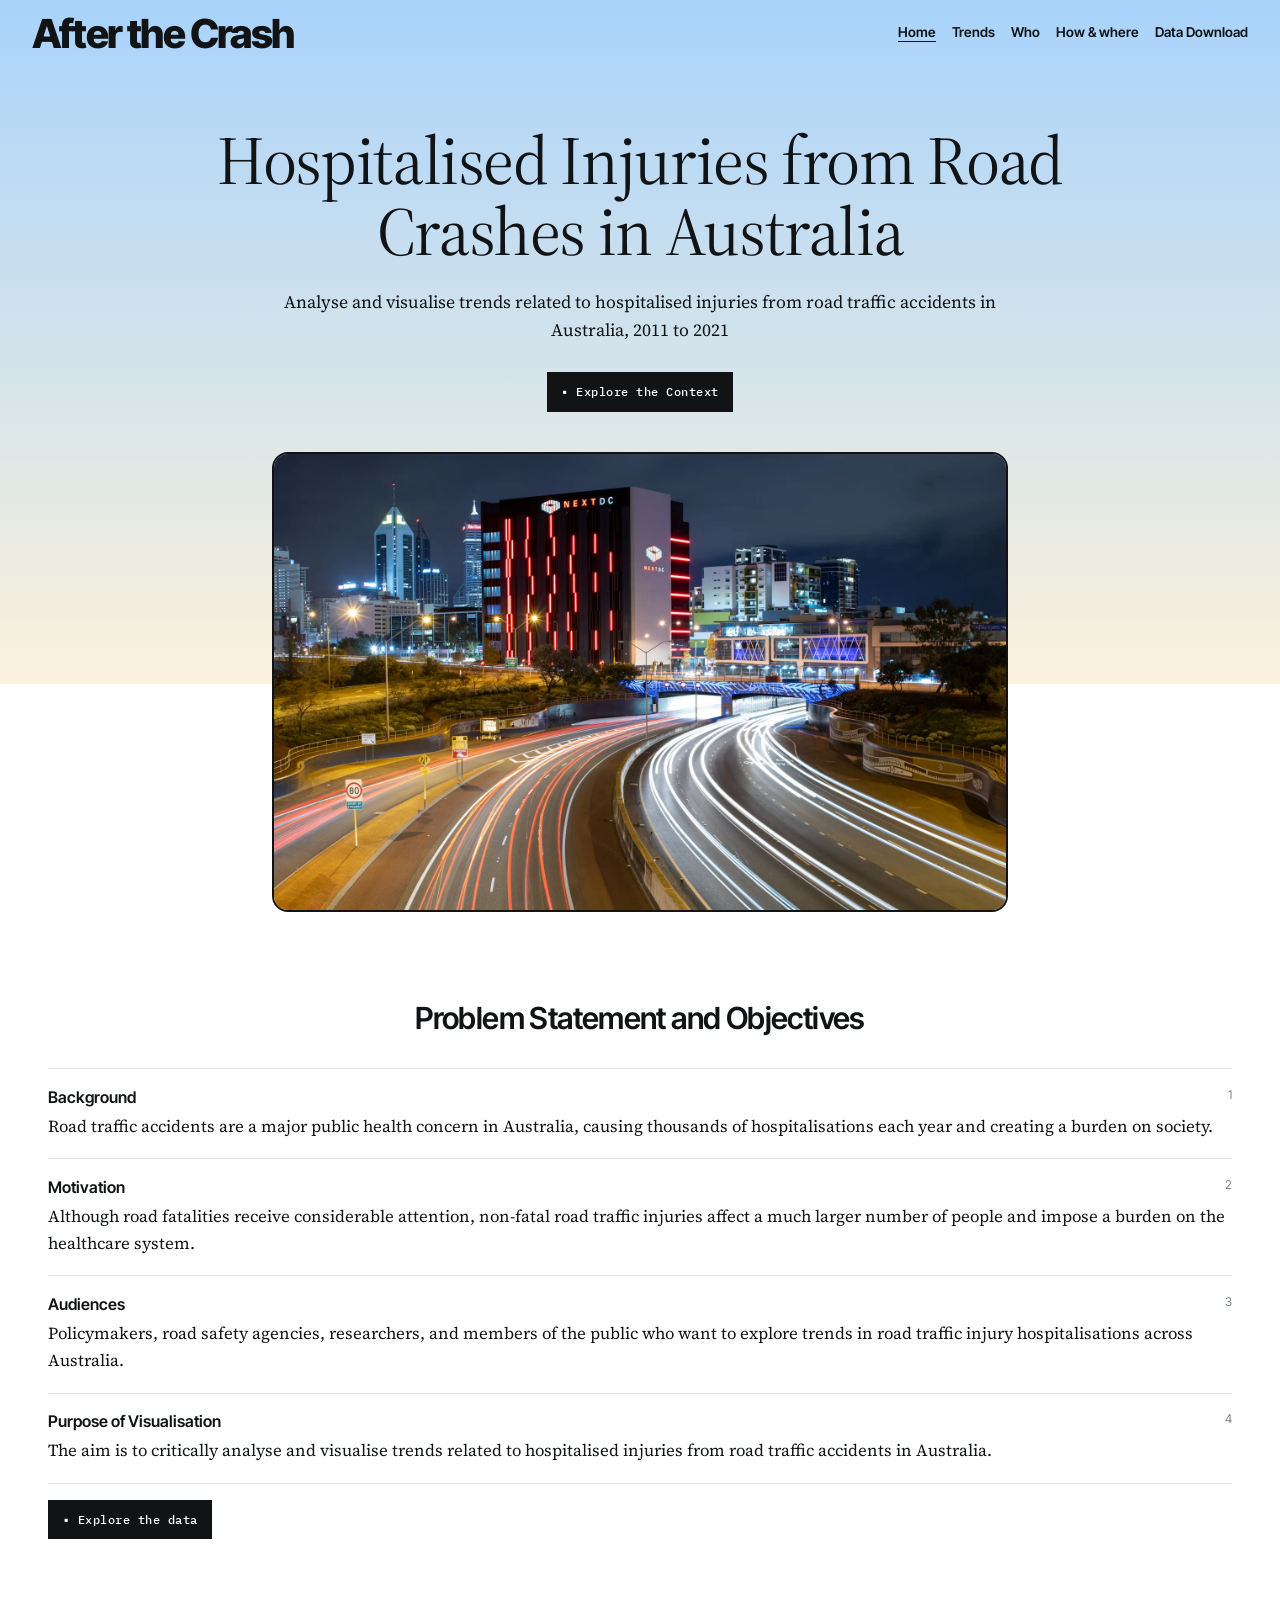
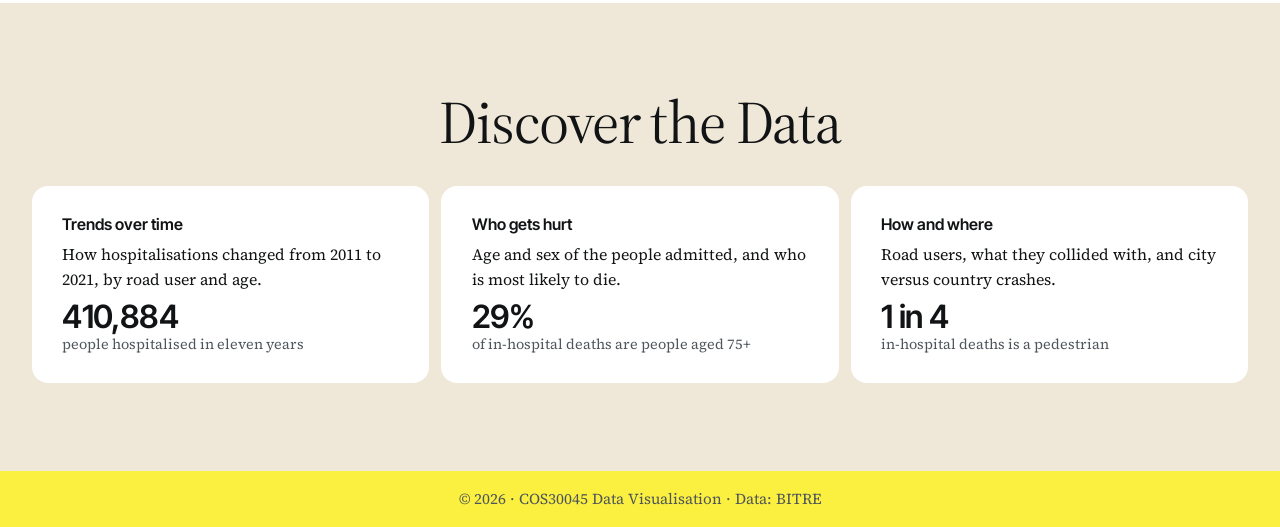
<file: index.html>
<!doctype html>
<html lang="en">
<head>
  <meta charset="utf-8">
  <meta name="viewport" content="width=device-width, initial-scale=1">
  <title>After the Crash</title>
  <meta name="description" content="Hospitalised injuries from road crashes in Australia, 2011–2021.">
  <link rel="preconnect" href="https://fonts.googleapis.com">
  <link rel="preconnect" href="https://fonts.gstatic.com" crossorigin>
  <link href="https://fonts.googleapis.com/css2?family=IBM+Plex+Mono:wght@500&family=Inter+Tight:wght@400;600;800&family=Source+Serif+4:opsz,wght@8..60,400;8..60,600&display=swap" rel="stylesheet">
  <link rel="icon" href="data:image/svg+xml,%3Csvg xmlns=%27http://www.w3.org/2000/svg%27 viewBox=%270 0 32 32%27%3E%3Crect width=%2732%27 height=%2732%27 rx=%277%27 fill=%27%2323272b%27/%3E%3Cpath d=%27M16 4v6M16 13v6M16 22v6%27 stroke=%27%23f2c230%27 stroke-width=%273%27 stroke-linecap=%27round%27/%3E%3C/svg%3E">
  <link rel="stylesheet" href="css/style.css">
</head>
<body>
  <div class="top">
    <header class="site-header">
      <a class="logo" href="index.html">After the Crash</a>
      <button class="menu-btn" type="button" aria-expanded="false" aria-controls="site-nav" aria-label="Menu"><span aria-hidden="true">+</span></button>
      <nav class="site-nav" id="site-nav" aria-label="Main">
        <a href="index.html" aria-current="page">Home</a>
        <a href="trends.html">Trends</a>
        <a href="who.html">Who</a>
        <a href="how-where.html">How &amp; where</a>
        <a href="download.html">Data Download</a>
      </nav>
    </header>

    <section class="hero">
      <h1>Hospitalised Injuries from Road Crashes in Australia</h1>
      <p>Analyse and visualise trends related to hospitalised injuries from road traffic accidents in Australia, 2011 to 2021</p>
      <a class="btn" href="#problem">Explore the Context</a>
    </section>
    <div class="hero-photo">
      <img src="images/hero.webp" alt="Light trails from traffic on a city freeway at night, with the Perth skyline behind" onerror="this.remove()">
    </div>
  </div>

  <main>
    <section class="problem" id="problem">
      <h2>Problem Statement and Objectives</h2>
      <ol>
        <li><h3>Background</h3><p>Road traffic accidents are a major public health concern in Australia, causing thousands of hospitalisations each year and creating a burden on society.</p></li>
        <li><h3>Motivation</h3><p>Although road fatalities receive considerable attention, non-fatal road traffic injuries affect a much larger number of people and impose a burden on the healthcare system.</p></li>
        <li><h3>Audiences</h3><p>Policymakers, road safety agencies, researchers, and members of the public who want to explore trends in road traffic injury hospitalisations across Australia.</p></li>
        <li><h3>Purpose of Visualisation</h3><p>The aim is to critically analyse and visualise trends related to hospitalised injuries from road traffic accidents in Australia.</p></li>
      </ol>
      <a class="btn" href="trends.html">Explore the data</a>
    </section>

    <section class="discover">
      <h2>Discover the Data</h2>
      <div class="cards">
        <a class="card" href="trends.html">
          <h3>Trends over time</h3>
          <p>How hospitalisations changed from 2011 to 2021, by road user and age.</p>
          <p class="stat"><span data-stat="hosp">410,884</span><small>people hospitalised in eleven years</small></p>
        </a>
        <a class="card" href="who.html">
          <h3>Who gets hurt</h3>
          <p>Age and sex of the people admitted, and who is most likely to die.</p>
          <p class="stat">29%<small>of in-hospital deaths are people aged 75+</small></p>
        </a>
        <a class="card" href="how-where.html">
          <h3>How and where</h3>
          <p>Road users, what they collided with, and city versus country crashes.</p>
          <p class="stat">1 in 4<small>in-hospital deaths is a pedestrian</small></p>
        </a>
      </div>
    </section>
  </main>

  <footer class="site-footer"><p>© 2026 · COS30045 Data Visualisation · Data: BITRE</p></footer>

  <script src="js/lib/d3.v7.min.js"></script>
  <script type="module" src="js/main.js"></script>
</body>
</html>
</file>
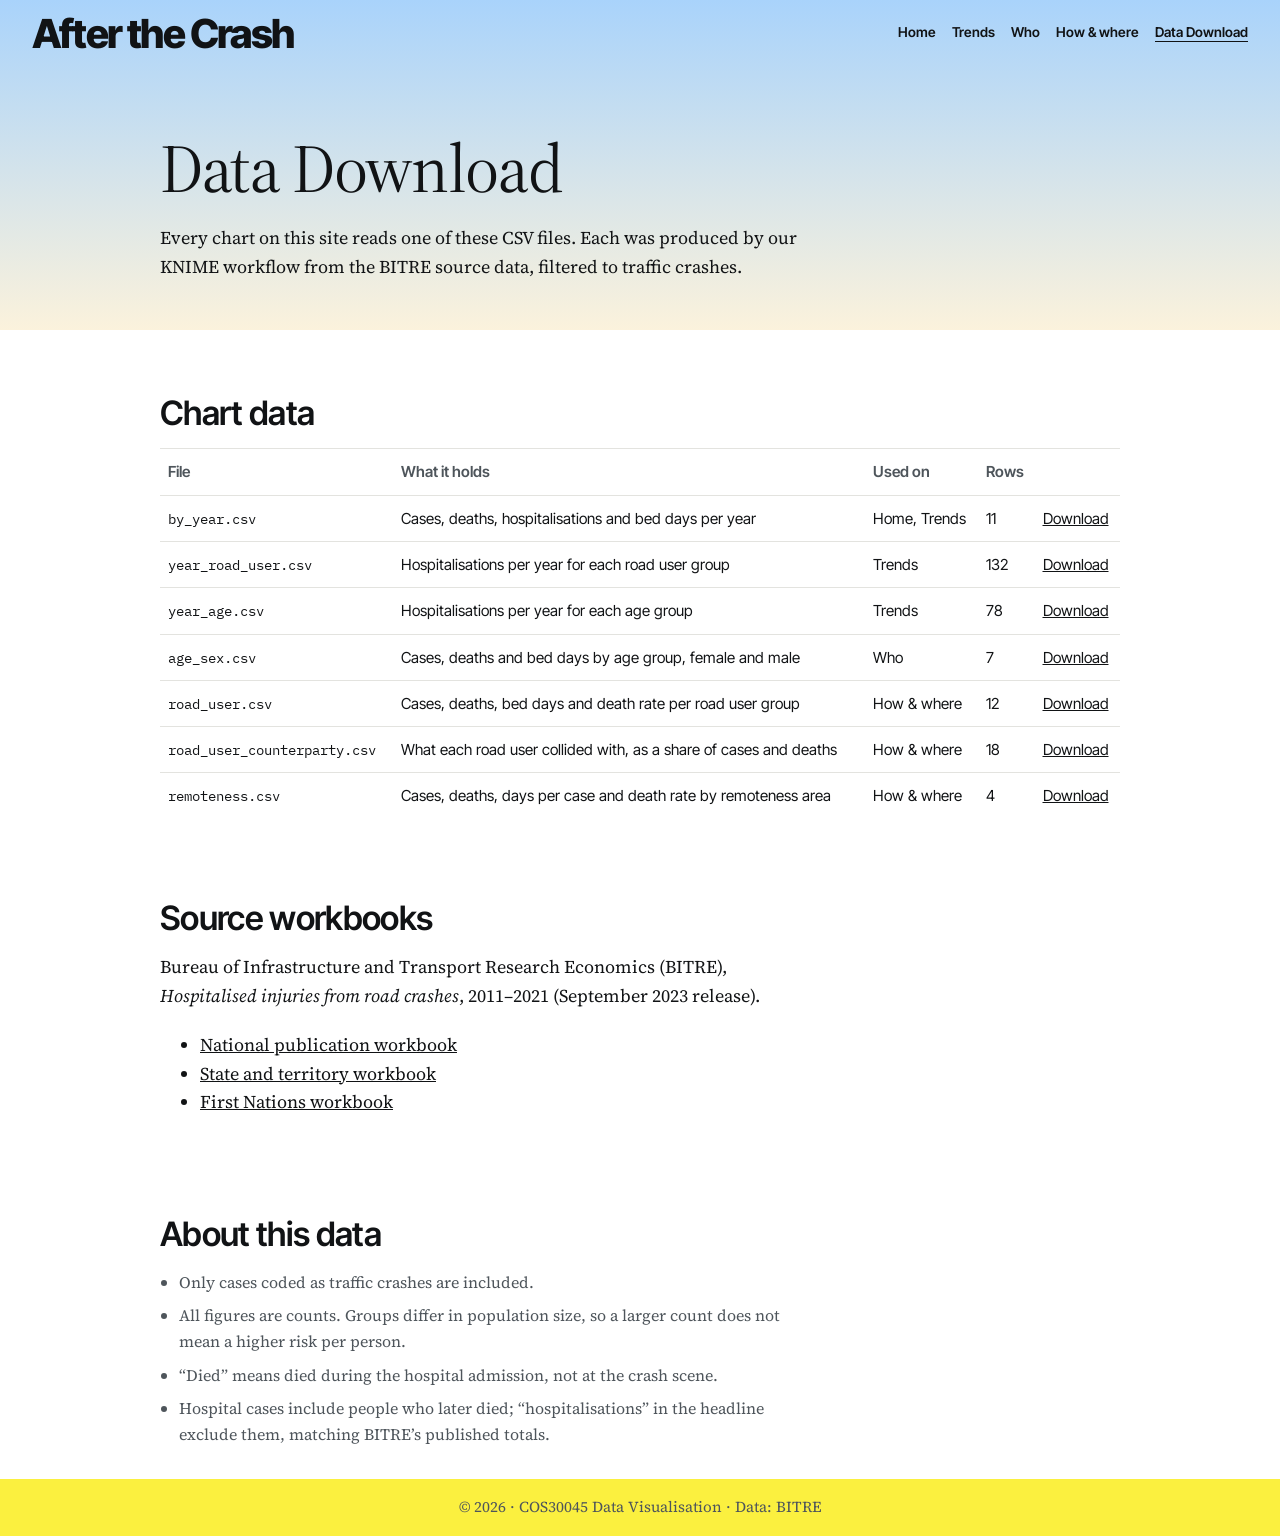
<file: download.html>
<!doctype html>
<html lang="en">
<head>
  <meta charset="utf-8">
  <meta name="viewport" content="width=device-width, initial-scale=1">
  <title>Data Download · After the Crash</title>
  <meta name="description" content="Download the CSV files behind every chart, and the original BITRE source workbooks.">
  <link rel="preconnect" href="https://fonts.googleapis.com">
  <link rel="preconnect" href="https://fonts.gstatic.com" crossorigin>
  <link href="https://fonts.googleapis.com/css2?family=IBM+Plex+Mono:wght@500&family=Inter+Tight:wght@400;600;800&family=Source+Serif+4:opsz,wght@8..60,400;8..60,600&display=swap" rel="stylesheet">
  <link rel="icon" href="data:image/svg+xml,%3Csvg xmlns=%27http://www.w3.org/2000/svg%27 viewBox=%270 0 32 32%27%3E%3Crect width=%2732%27 height=%2732%27 rx=%277%27 fill=%27%2323272b%27/%3E%3Cpath d=%27M16 4v6M16 13v6M16 22v6%27 stroke=%27%23f2c230%27 stroke-width=%273%27 stroke-linecap=%27round%27/%3E%3C/svg%3E">
  <link rel="stylesheet" href="css/style.css">
</head>
<body>
  <div class="top plain">
    <header class="site-header">
      <a class="logo" href="index.html">After the Crash</a>
      <button class="menu-btn" type="button" aria-expanded="false" aria-controls="site-nav" aria-label="Menu"><span aria-hidden="true">+</span></button>
      <nav class="site-nav" id="site-nav" aria-label="Main">
        <a href="index.html">Home</a>
        <a href="trends.html">Trends</a>
        <a href="who.html">Who</a>
        <a href="how-where.html">How &amp; where</a>
        <a href="download.html" aria-current="page">Data Download</a>
      </nav>
    </header>
    <section class="page-hero">
      <h1>Data Download</h1>
      <p>Every chart on this site reads one of these CSV files. Each was produced by our KNIME workflow from the BITRE source data, filtered to traffic crashes.</p>
    </section>
  </div>

  <main>
    <section class="chapter">
      <h2>Chart data</h2>
      <div class="table-wrap">
        <table class="files">
          <thead><tr><th>File</th><th>What it holds</th><th>Used on</th><th>Rows</th><th></th></tr></thead>
          <tbody>
            <tr><td><code>by_year.csv</code></td><td>Cases, deaths, hospitalisations and bed days per year</td><td>Home, Trends</td><td>11</td><td><a href="data/by_year.csv" download>Download</a></td></tr>
            <tr><td><code>year_road_user.csv</code></td><td>Hospitalisations per year for each road user group</td><td>Trends</td><td>132</td><td><a href="data/year_road_user.csv" download>Download</a></td></tr>
            <tr><td><code>year_age.csv</code></td><td>Hospitalisations per year for each age group</td><td>Trends</td><td>78</td><td><a href="data/year_age.csv" download>Download</a></td></tr>
            <tr><td><code>age_sex.csv</code></td><td>Cases, deaths and bed days by age group, female and male</td><td>Who</td><td>7</td><td><a href="data/age_sex.csv" download>Download</a></td></tr>
            <tr><td><code>road_user.csv</code></td><td>Cases, deaths, bed days and death rate per road user group</td><td>How &amp; where</td><td>12</td><td><a href="data/road_user.csv" download>Download</a></td></tr>
            <tr><td><code>road_user_counterparty.csv</code></td><td>What each road user collided with, as a share of cases and deaths</td><td>How &amp; where</td><td>18</td><td><a href="data/road_user_counterparty.csv" download>Download</a></td></tr>
            <tr><td><code>remoteness.csv</code></td><td>Cases, deaths, days per case and death rate by remoteness area</td><td>How &amp; where</td><td>4</td><td><a href="data/remoteness.csv" download>Download</a></td></tr>
          </tbody>
        </table>
      </div>
    </section>

    <section class="chapter">
      <h2>Source workbooks</h2>
      <p>Bureau of Infrastructure and Transport Research Economics (BITRE), <em>Hospitalised injuries from road crashes</em>, 2011–2021 (September 2023 release).</p>
      <ul>
        <li><a href="source-data/hospitalisation_injury_publication_sep2023.xlsx" download>National publication workbook</a></li>
        <li><a href="source-data/state-and-territory-hospitalisation-injury-publication-2023.xlsx" download>State and territory workbook</a></li>
        <li><a href="source-data/First-Nations-hospitalised-injuries-2023.xlsx" download>First Nations workbook</a></li>
      </ul>
    </section>

    <section class="chapter about" id="about">
      <h2>About this data</h2>
      <ul>
        <li>Only cases coded as traffic crashes are included.</li>
        <li>All figures are counts. Groups differ in population size, so a larger count does not mean a higher risk per person.</li>
        <li>“Died” means died during the hospital admission, not at the crash scene.</li>
        <li>Hospital cases include people who later died; “hospitalisations” in the headline exclude them, matching BITRE’s published totals.</li>
      </ul>
    </section>
  </main>

  <footer class="site-footer"><p>© 2026 · COS30045 Data Visualisation · Data: BITRE</p></footer>

  <script src="js/lib/d3.v7.min.js"></script>
  <script type="module" src="js/main.js"></script>
</body>
</html>
</file>
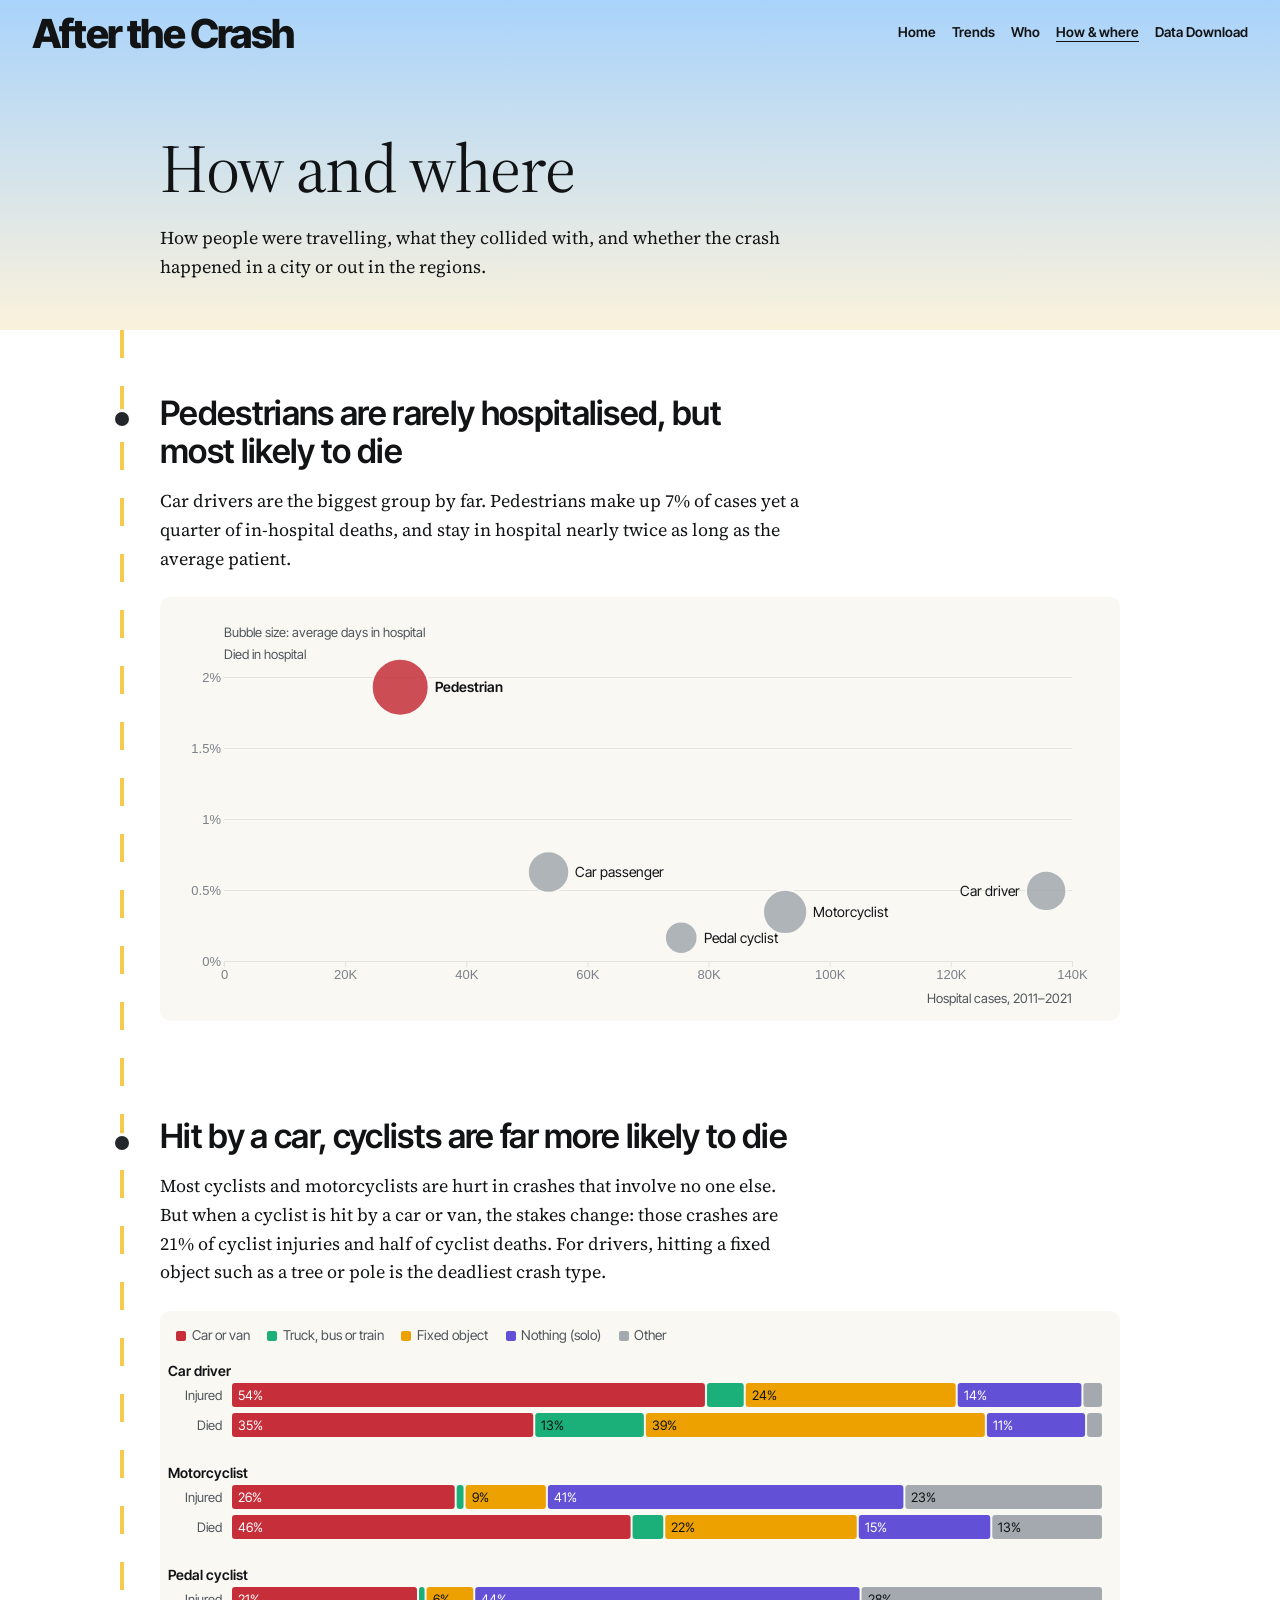
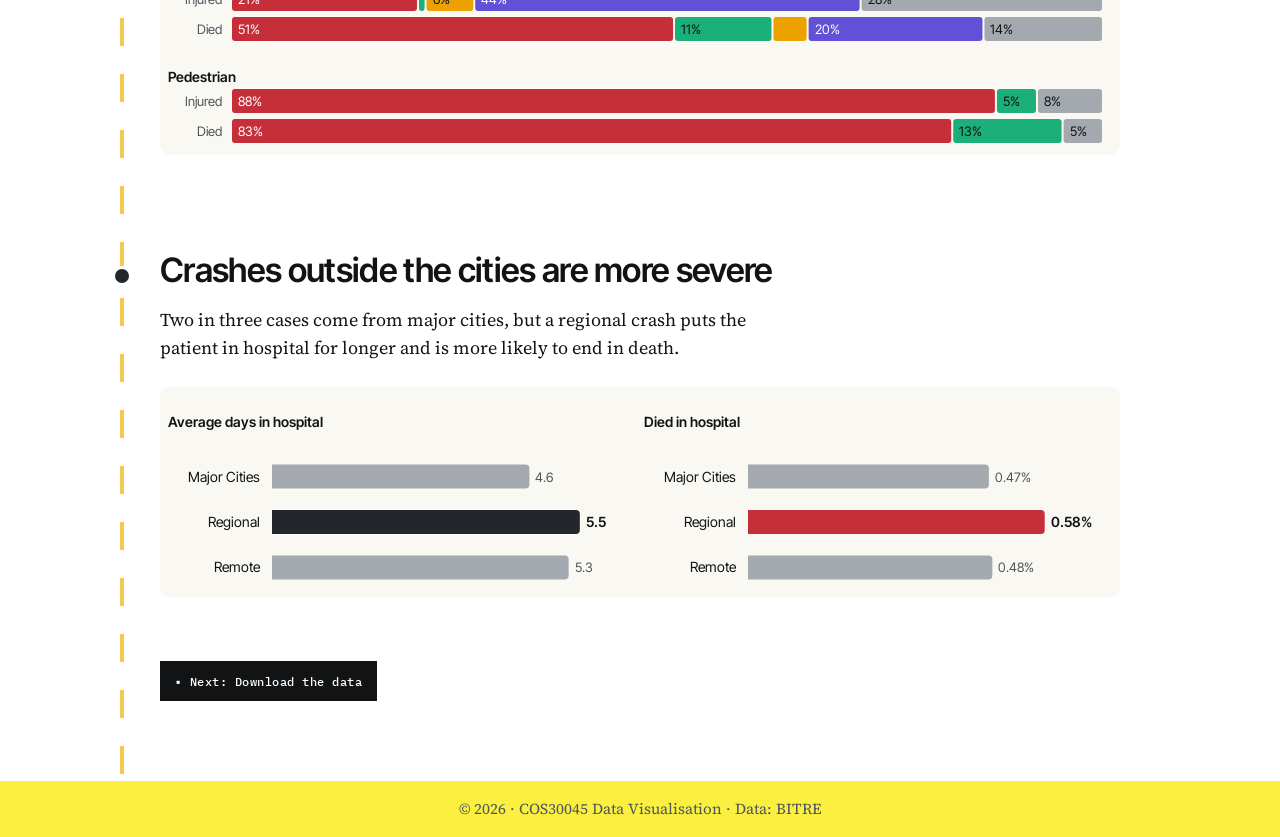
<file: how-where.html>
<!doctype html>
<html lang="en">
<head>
  <meta charset="utf-8">
  <meta name="viewport" content="width=device-width, initial-scale=1">
  <title>How and where · After the Crash</title>
  <meta name="description" content="Road users, what they collided with, and city versus regional road crash hospitalisations in Australia.">
  <link rel="preconnect" href="https://fonts.googleapis.com">
  <link rel="preconnect" href="https://fonts.gstatic.com" crossorigin>
  <link href="https://fonts.googleapis.com/css2?family=IBM+Plex+Mono:wght@500&family=Inter+Tight:wght@400;600;800&family=Source+Serif+4:opsz,wght@8..60,400;8..60,600&display=swap" rel="stylesheet">
  <link rel="icon" href="data:image/svg+xml,%3Csvg xmlns=%27http://www.w3.org/2000/svg%27 viewBox=%270 0 32 32%27%3E%3Crect width=%2732%27 height=%2732%27 rx=%277%27 fill=%27%2323272b%27/%3E%3Cpath d=%27M16 4v6M16 13v6M16 22v6%27 stroke=%27%23f2c230%27 stroke-width=%273%27 stroke-linecap=%27round%27/%3E%3C/svg%3E">
  <link rel="stylesheet" href="css/style.css">
</head>
<body>
  <div class="top plain">
    <header class="site-header">
      <a class="logo" href="index.html">After the Crash</a>
      <button class="menu-btn" type="button" aria-expanded="false" aria-controls="site-nav" aria-label="Menu"><span aria-hidden="true">+</span></button>
      <nav class="site-nav" id="site-nav" aria-label="Main">
        <a href="index.html">Home</a>
        <a href="trends.html">Trends</a>
        <a href="who.html">Who</a>
        <a href="how-where.html" aria-current="page">How &amp; where</a>
        <a href="download.html">Data Download</a>
      </nav>
    </header>
    <section class="page-hero">
      <h1>How and where</h1>
      <p>How people were travelling, what they collided with, and whether the crash happened in a city or out in the regions.</p>
    </section>
  </div>

  <main class="story">
    <section class="chapter" id="road-users">
      <h2>Pedestrians are rarely hospitalised, but most likely to die</h2>
      <p>Car drivers are the biggest group by far. Pedestrians make up 7% of cases yet a quarter of in-hospital deaths, and stay in hospital nearly twice as long as the average patient.</p>
      <figure class="chart" data-chart="bubble" aria-label="Bubble chart of road user groups: hospital cases against percentage who died, bubble size showing average days in hospital"></figure>
    </section>

    <section class="chapter" id="what-they-hit">
      <h2>Hit by a car, cyclists are far more likely to die</h2>
      <p>Most cyclists and motorcyclists are hurt in crashes that involve no one else. But when a cyclist is hit by a car or van, the stakes change: those crashes are 21% of cyclist injuries and half of cyclist deaths. For drivers, hitting a fixed object such as a tree or pole is the deadliest crash type.</p>
      <figure class="chart" data-chart="hit" aria-label="Stacked bars for car drivers, motorcyclists, pedal cyclists and pedestrians, comparing what they hit in injury cases with what they hit in deaths"></figure>
    </section>

    <section class="chapter" id="where">
      <h2>Crashes outside the cities are more severe</h2>
      <p>Two in three cases come from major cities, but a regional crash puts the patient in hospital for longer and is more likely to end in death.</p>
      <figure class="chart" data-chart="remoteness" aria-label="Two bar charts by remoteness area: average days in hospital per case, and percentage who died in hospital"></figure>
    </section>

    <div class="chapter next"><a class="btn" href="download.html">Next: Download the data</a></div>
  </main>

  <footer class="site-footer"><p>© 2026 · COS30045 Data Visualisation · Data: BITRE</p></footer>
  <div class="tooltip" role="status" aria-live="polite" hidden></div>

  <script src="js/lib/d3.v7.min.js"></script>
  <script type="module" src="js/main.js"></script>
</body>
</html>
</file>
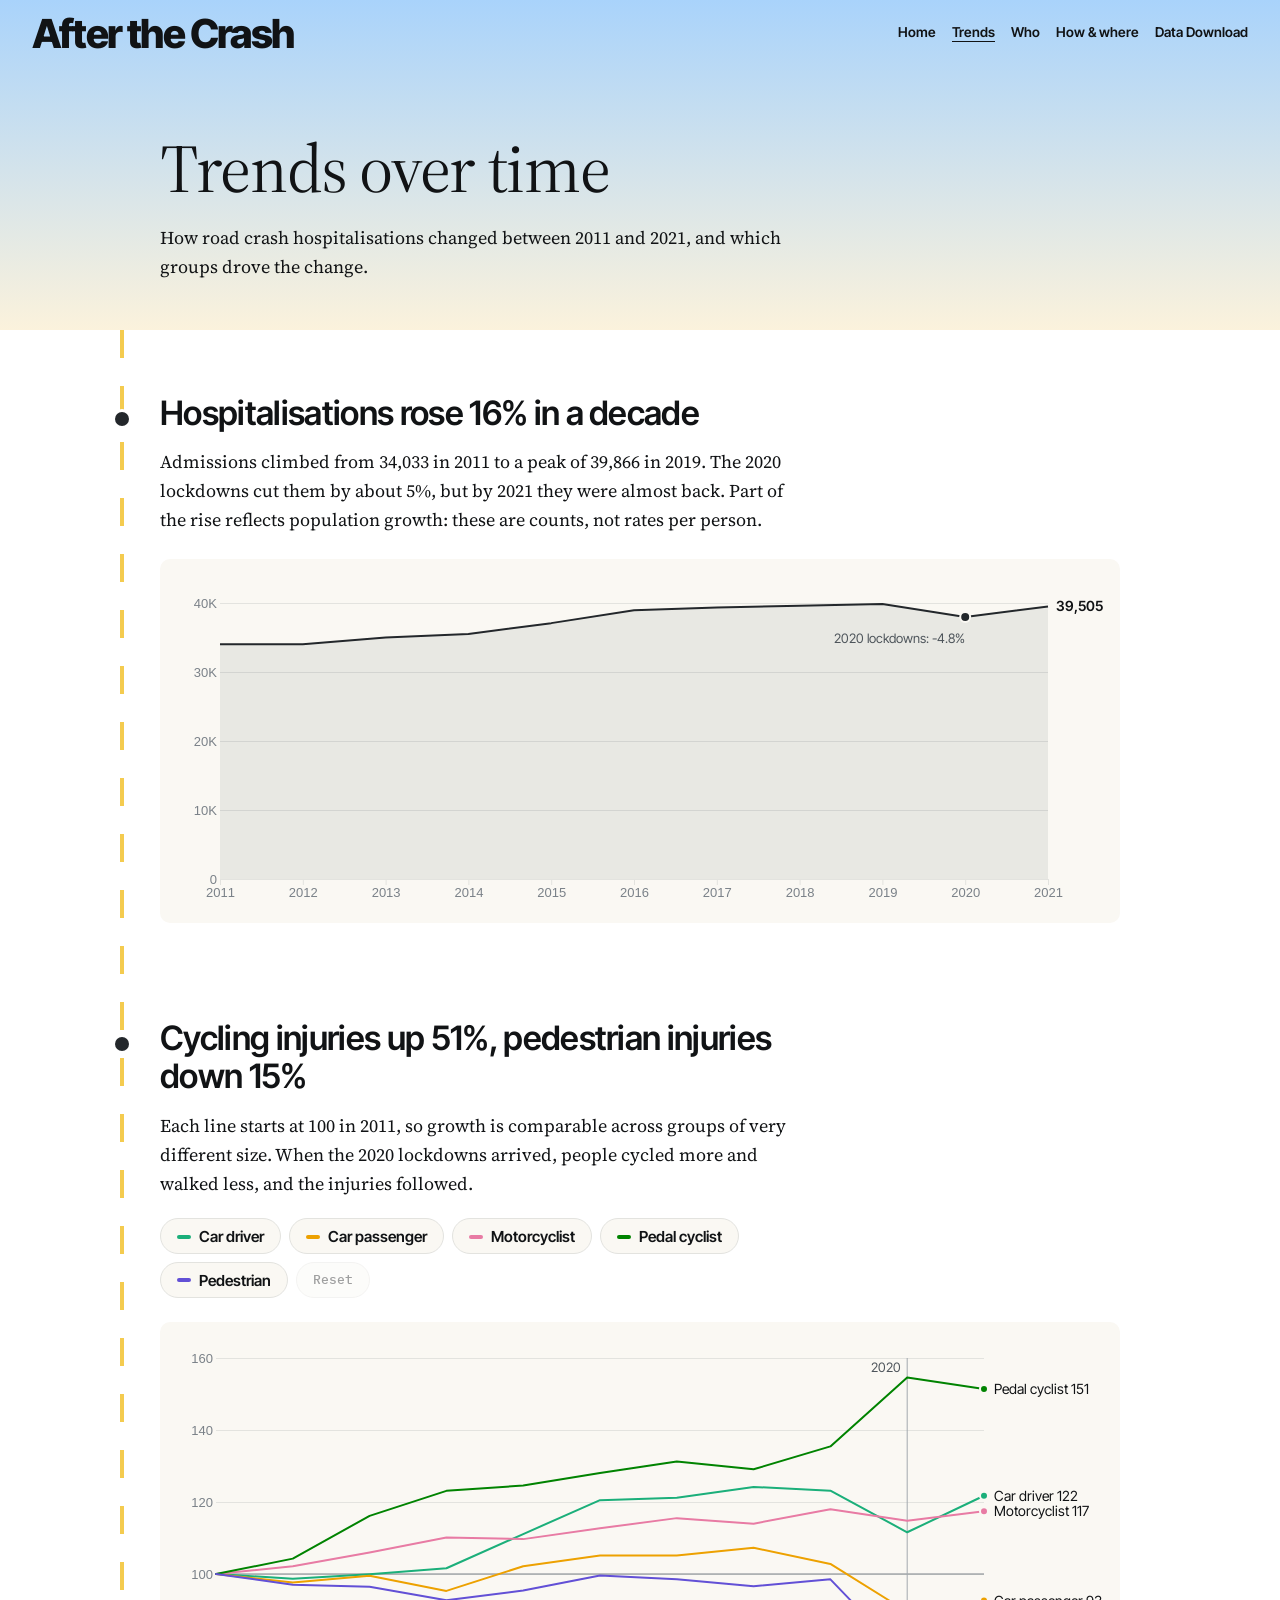
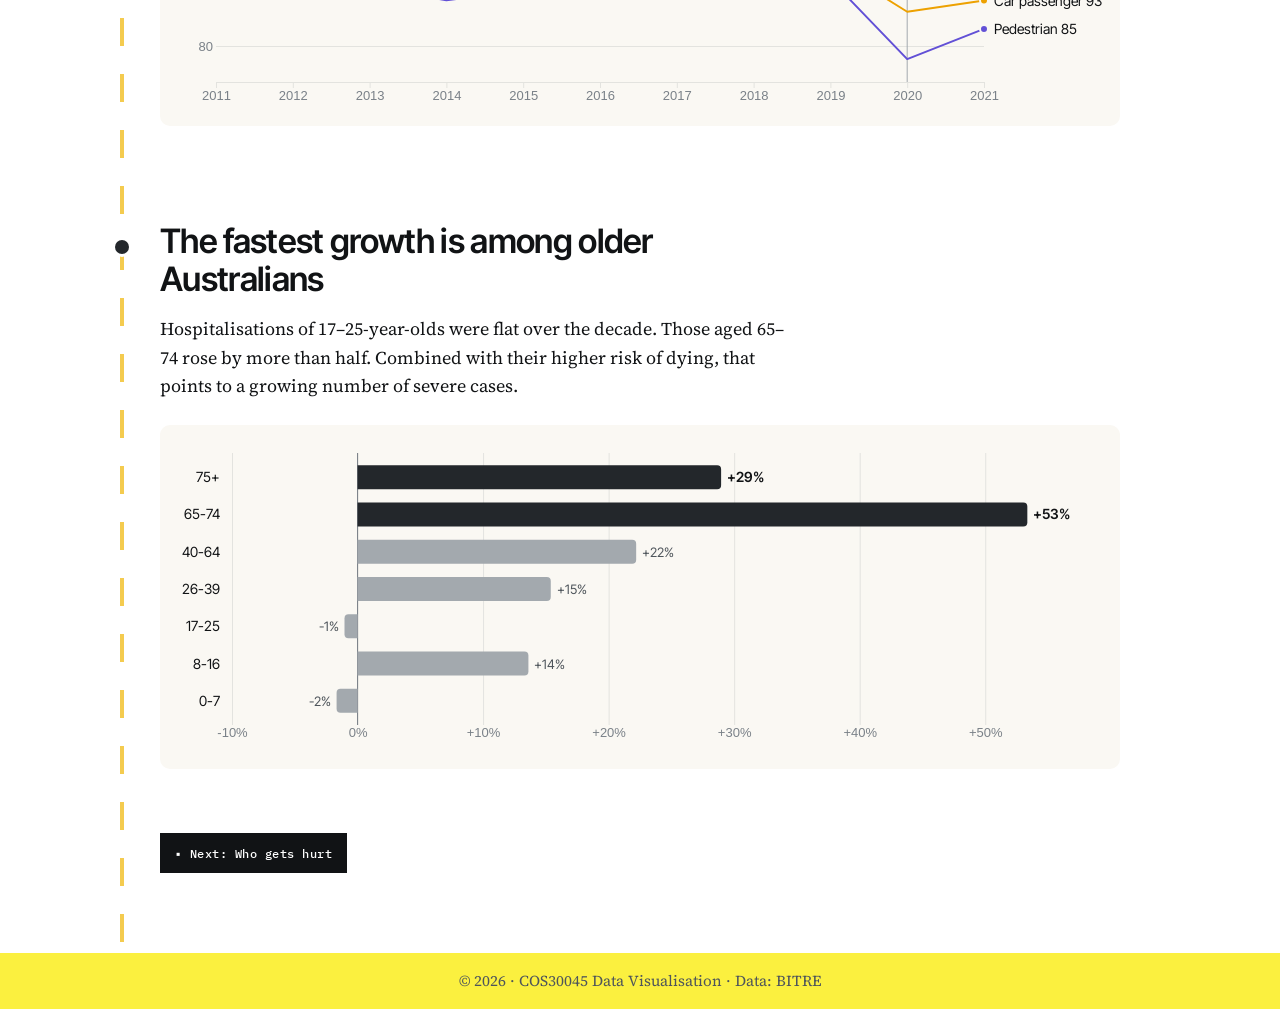
<file: trends.html>
<!doctype html>
<html lang="en">
<head>
  <meta charset="utf-8">
  <meta name="viewport" content="width=device-width, initial-scale=1">
  <title>Trends over time · After the Crash</title>
  <meta name="description" content="Road crash hospitalisations in Australia, 2011–2021: the yearly trend, road users and age groups.">
  <link rel="preconnect" href="https://fonts.googleapis.com">
  <link rel="preconnect" href="https://fonts.gstatic.com" crossorigin>
  <link href="https://fonts.googleapis.com/css2?family=IBM+Plex+Mono:wght@500&family=Inter+Tight:wght@400;600;800&family=Source+Serif+4:opsz,wght@8..60,400;8..60,600&display=swap" rel="stylesheet">
  <link rel="icon" href="data:image/svg+xml,%3Csvg xmlns=%27http://www.w3.org/2000/svg%27 viewBox=%270 0 32 32%27%3E%3Crect width=%2732%27 height=%2732%27 rx=%277%27 fill=%27%2323272b%27/%3E%3Cpath d=%27M16 4v6M16 13v6M16 22v6%27 stroke=%27%23f2c230%27 stroke-width=%273%27 stroke-linecap=%27round%27/%3E%3C/svg%3E">
  <link rel="stylesheet" href="css/style.css">
</head>
<body>
  <div class="top plain">
    <header class="site-header">
      <a class="logo" href="index.html">After the Crash</a>
      <button class="menu-btn" type="button" aria-expanded="false" aria-controls="site-nav" aria-label="Menu"><span aria-hidden="true">+</span></button>
      <nav class="site-nav" id="site-nav" aria-label="Main">
        <a href="index.html">Home</a>
        <a href="trends.html" aria-current="page">Trends</a>
        <a href="who.html">Who</a>
        <a href="how-where.html">How &amp; where</a>
        <a href="download.html">Data Download</a>
      </nav>
    </header>
    <section class="page-hero">
      <h1>Trends over time</h1>
      <p>How road crash hospitalisations changed between 2011 and 2021, and which groups drove the change.</p>
    </section>
  </div>

  <main class="story">
    <section class="chapter" id="trend">
      <h2>Hospitalisations rose 16% in a decade</h2>
      <p>Admissions climbed from 34,033 in 2011 to a peak of 39,866 in 2019. The 2020 lockdowns cut them by about 5%, but by 2021 they were almost back. Part of the rise reflects population growth: these are counts, not rates per person.</p>
      <figure class="chart" data-chart="trend" aria-label="Line chart of road crash hospitalisations per year, 2011 to 2021"></figure>
    </section>

    <section class="chapter" id="cycling">
      <h2>Cycling injuries up 51%, pedestrian injuries down 15%</h2>
      <p>Each line starts at 100 in 2011, so growth is comparable across groups of very different size. When the 2020 lockdowns arrived, people cycled more and walked less, and the injuries followed.</p>
      <div class="legend" data-legend="indexLines"></div>
      <figure class="chart" data-chart="indexLines" aria-label="Line chart of hospitalisations indexed to 2011 for five road user groups"></figure>
    </section>

    <section class="chapter" id="ageing">
      <h2>The fastest growth is among older Australians</h2>
      <p>Hospitalisations of 17–25-year-olds were flat over the decade. Those aged 65–74 rose by more than half. Combined with their higher risk of dying, that points to a growing number of severe cases.</p>
      <figure class="chart" data-chart="ageChange" aria-label="Bar chart of percentage change in hospitalisations from 2011 to 2021 by age group"></figure>
    </section>

    <div class="chapter next"><a class="btn" href="who.html">Next: Who gets hurt</a></div>
  </main>

  <footer class="site-footer"><p>© 2026 · COS30045 Data Visualisation · Data: BITRE</p></footer>
  <div class="tooltip" role="status" aria-live="polite" hidden></div>

  <script src="js/lib/d3.v7.min.js"></script>
  <script type="module" src="js/main.js"></script>
</body>
</html>
</file>
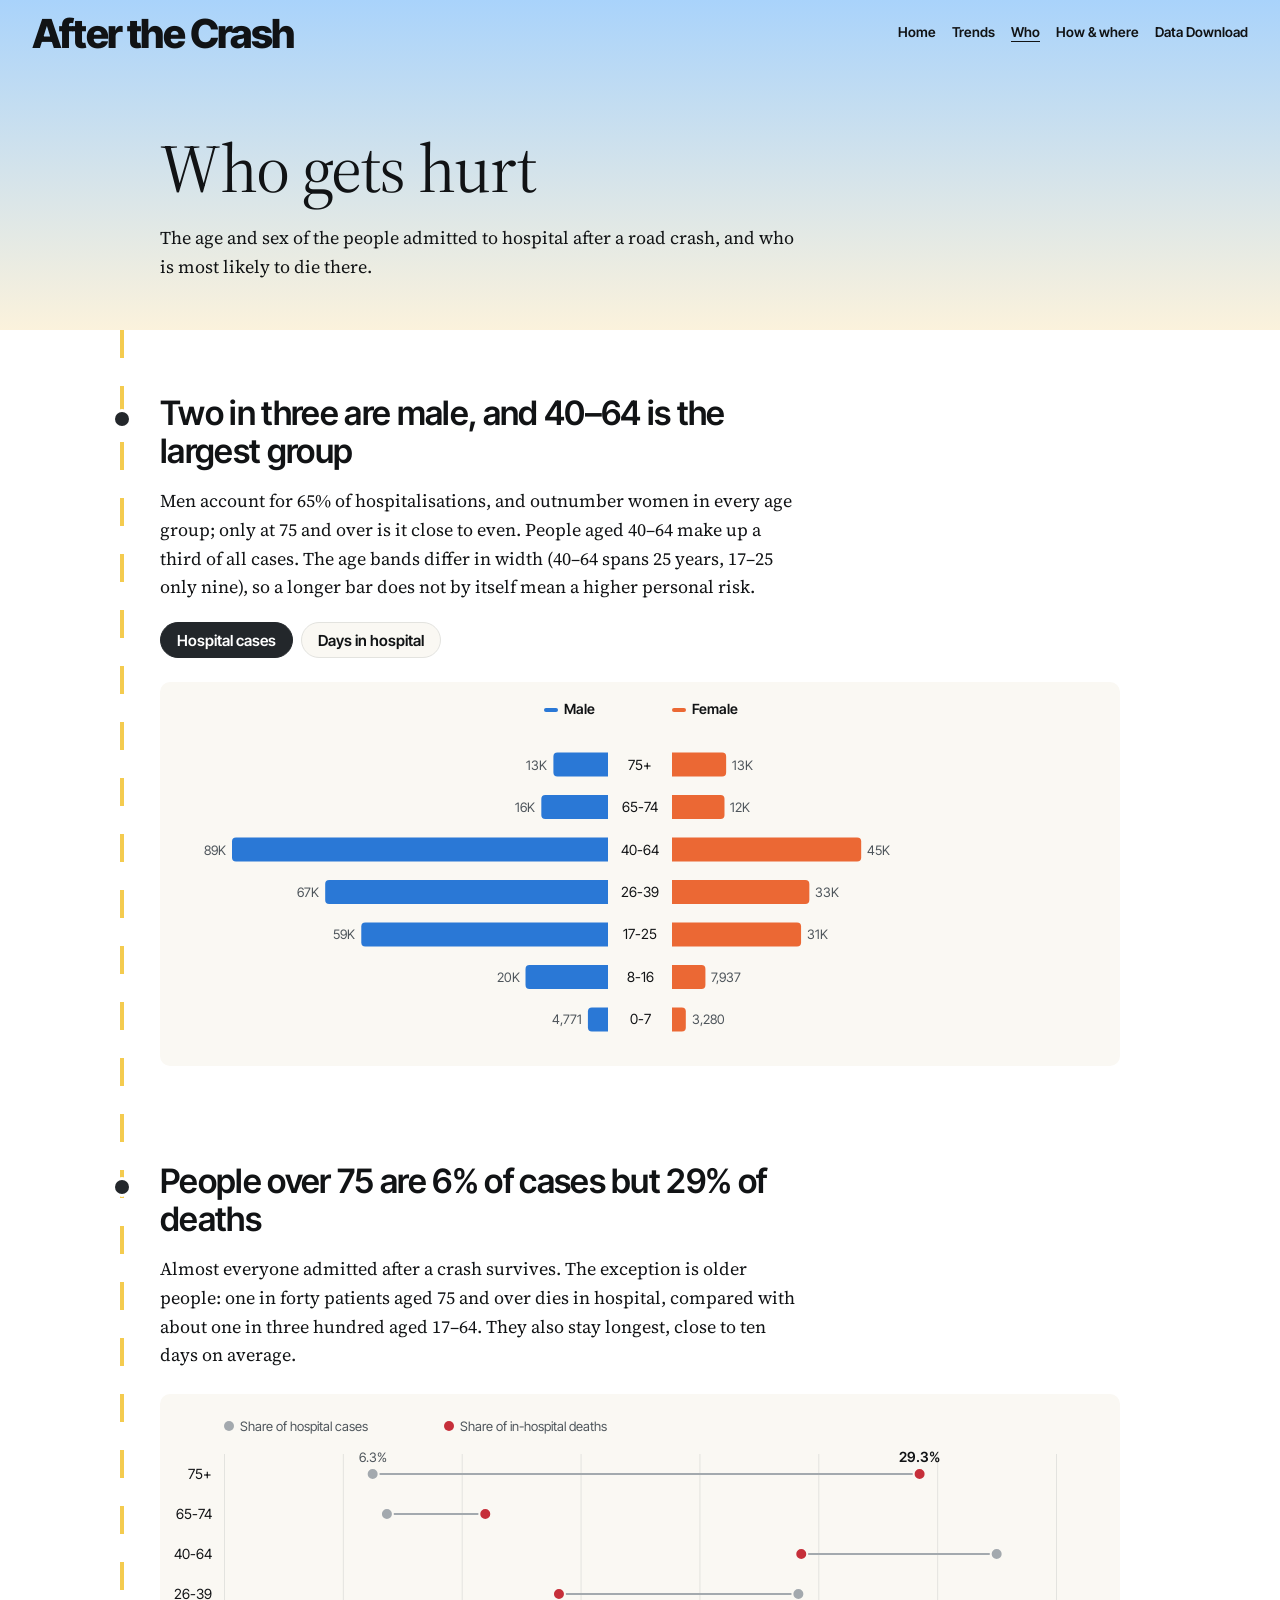
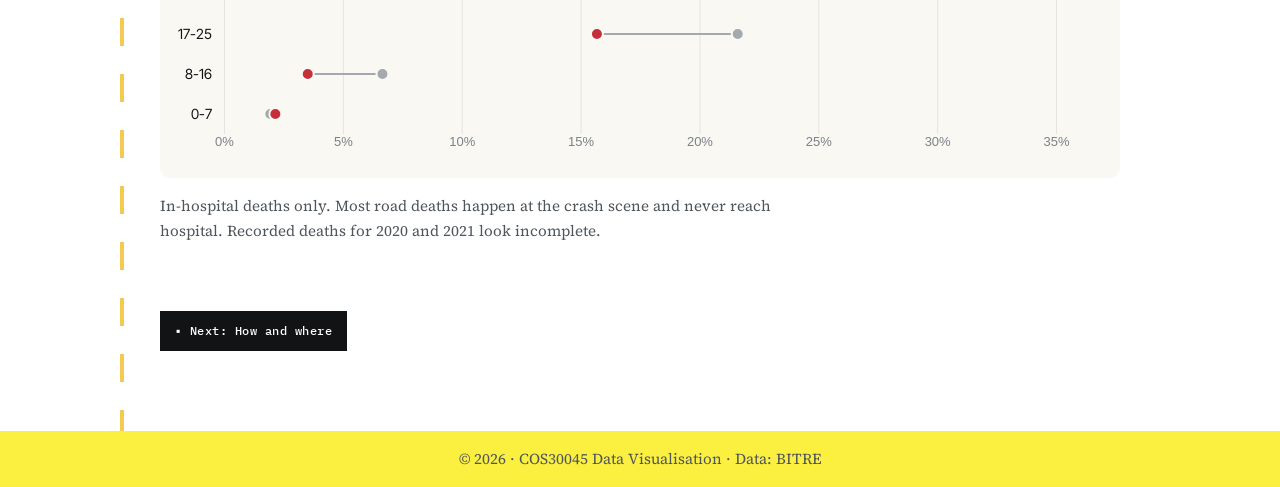
<file: who.html>
<!doctype html>
<html lang="en">
<head>
  <meta charset="utf-8">
  <meta name="viewport" content="width=device-width, initial-scale=1">
  <title>Who gets hurt · After the Crash</title>
  <meta name="description" content="Age and sex of people hospitalised after road crashes in Australia, and who is most likely to die.">
  <link rel="preconnect" href="https://fonts.googleapis.com">
  <link rel="preconnect" href="https://fonts.gstatic.com" crossorigin>
  <link href="https://fonts.googleapis.com/css2?family=IBM+Plex+Mono:wght@500&family=Inter+Tight:wght@400;600;800&family=Source+Serif+4:opsz,wght@8..60,400;8..60,600&display=swap" rel="stylesheet">
  <link rel="icon" href="data:image/svg+xml,%3Csvg xmlns=%27http://www.w3.org/2000/svg%27 viewBox=%270 0 32 32%27%3E%3Crect width=%2732%27 height=%2732%27 rx=%277%27 fill=%27%2323272b%27/%3E%3Cpath d=%27M16 4v6M16 13v6M16 22v6%27 stroke=%27%23f2c230%27 stroke-width=%273%27 stroke-linecap=%27round%27/%3E%3C/svg%3E">
  <link rel="stylesheet" href="css/style.css">
</head>
<body>
  <div class="top plain">
    <header class="site-header">
      <a class="logo" href="index.html">After the Crash</a>
      <button class="menu-btn" type="button" aria-expanded="false" aria-controls="site-nav" aria-label="Menu"><span aria-hidden="true">+</span></button>
      <nav class="site-nav" id="site-nav" aria-label="Main">
        <a href="index.html">Home</a>
        <a href="trends.html">Trends</a>
        <a href="who.html" aria-current="page">Who</a>
        <a href="how-where.html">How &amp; where</a>
        <a href="download.html">Data Download</a>
      </nav>
    </header>
    <section class="page-hero">
      <h1>Who gets hurt</h1>
      <p>The age and sex of the people admitted to hospital after a road crash, and who is most likely to die there.</p>
    </section>
  </div>

  <main class="story">
    <section class="chapter" id="who">
      <h2>Two in three are male, and 40–64 is the largest group</h2>
      <p>Men account for 65% of hospitalisations, and outnumber women in every age group; only at 75 and over is it close to even. People aged 40–64 make up a third of all cases. The age bands differ in width (40–64 spans 25 years, 17–25 only nine), so a longer bar does not by itself mean a higher personal risk.</p>
      <div class="toggle" role="group" aria-label="Measure shown in the age and sex chart">
        <button type="button" data-measure="Count of cases" aria-pressed="true">Hospital cases</button>
        <button type="button" data-measure="Bed days" aria-pressed="false">Days in hospital</button>
      </div>
      <figure class="chart" data-chart="pyramid" aria-label="Population pyramid of hospitalisations by age group, male on the left and female on the right"></figure>
    </section>

    <section class="chapter" id="deaths">
      <h2>People over 75 are 6% of cases but 29% of deaths</h2>
      <p>Almost everyone admitted after a crash survives. The exception is older people: one in forty patients aged 75 and over dies in hospital, compared with about one in three hundred aged 17–64. They also stay longest, close to ten days on average.</p>
      <figure class="chart" data-chart="shares" aria-label="Dot plot comparing each age group's share of hospital cases with its share of in-hospital deaths"></figure>
      <p class="note">In-hospital deaths only. Most road deaths happen at the crash scene and never reach hospital. Recorded deaths for 2020 and 2021 look incomplete.</p>
    </section>

    <div class="chapter next"><a class="btn" href="how-where.html">Next: How and where</a></div>
  </main>

  <footer class="site-footer"><p>© 2026 · COS30045 Data Visualisation · Data: BITRE</p></footer>
  <div class="tooltip" role="status" aria-live="polite" hidden></div>

  <script src="js/lib/d3.v7.min.js"></script>
  <script type="module" src="js/main.js"></script>
</body>
</html>
</file>
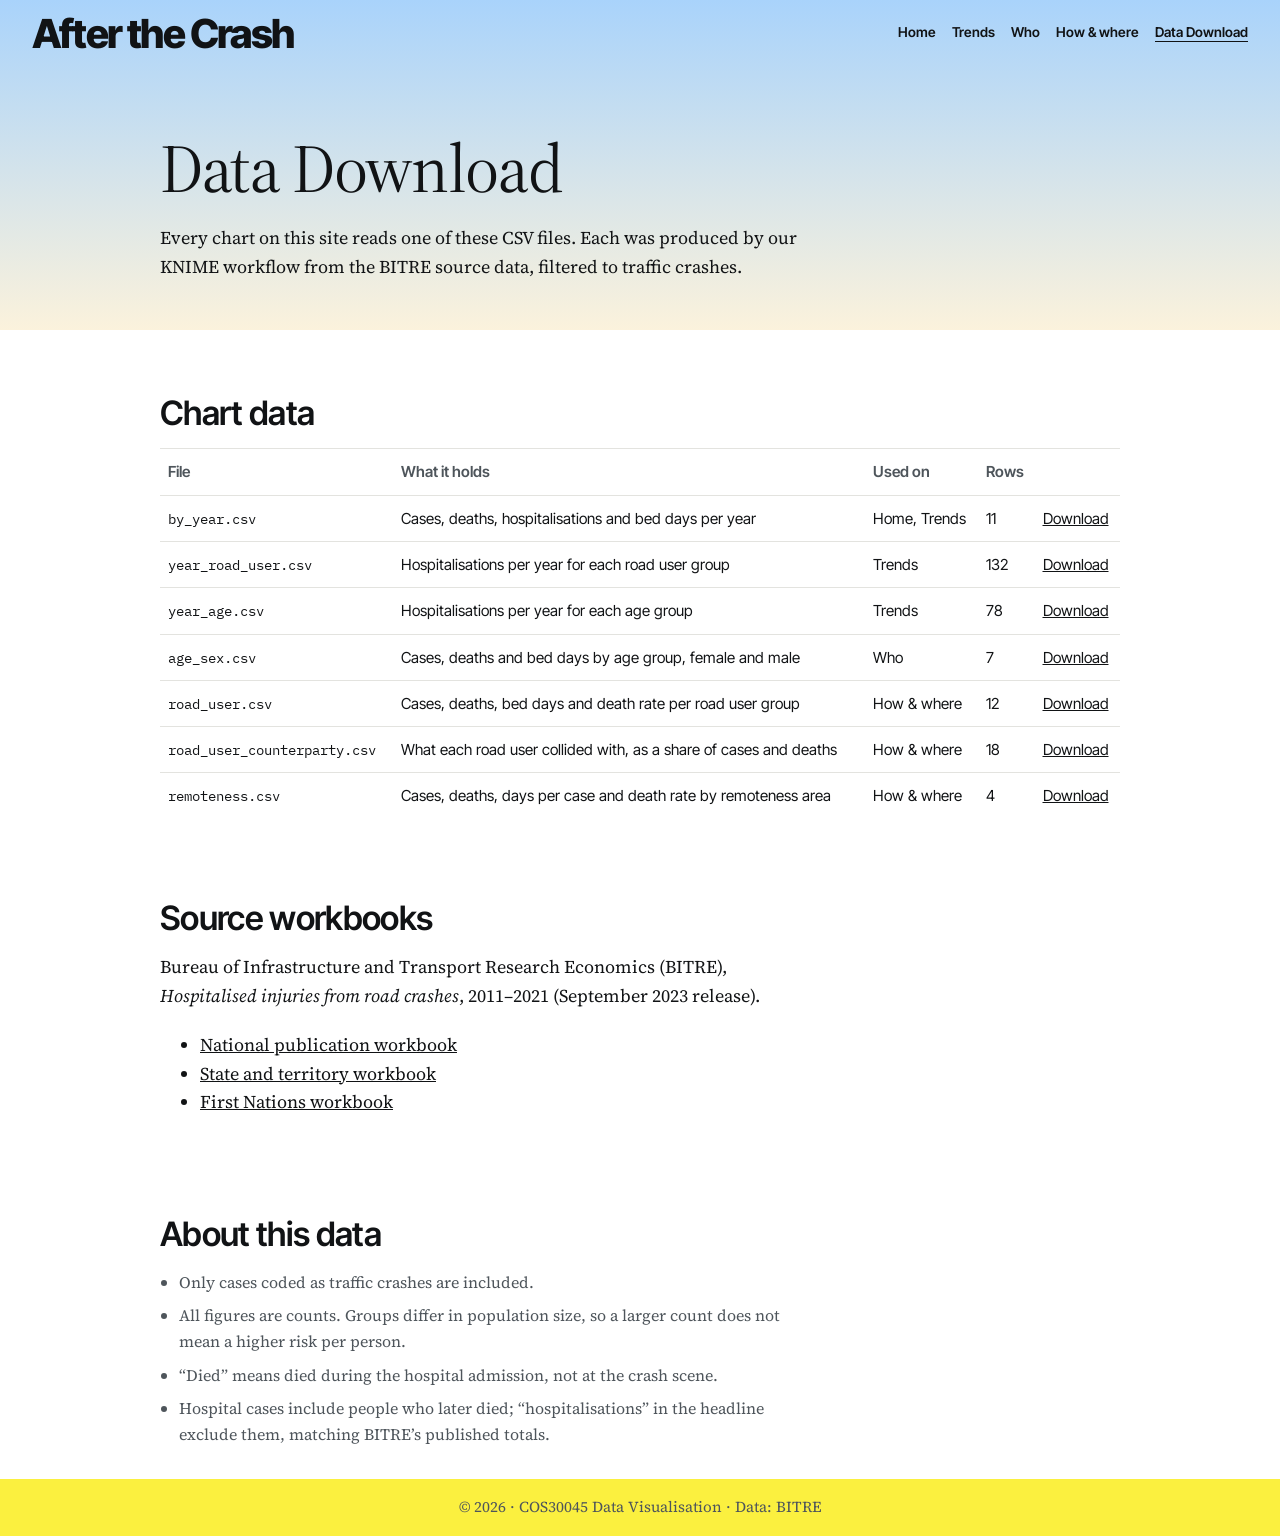
<file: website/download.html>
<!doctype html>
<html lang="en">
<head>
  <meta charset="utf-8">
  <meta name="viewport" content="width=device-width, initial-scale=1">
  <title>Data Download · After the Crash</title>
  <meta name="description" content="Download the CSV files behind every chart, and the original BITRE source workbooks.">
  <link rel="preconnect" href="https://fonts.googleapis.com">
  <link rel="preconnect" href="https://fonts.gstatic.com" crossorigin>
  <link href="https://fonts.googleapis.com/css2?family=IBM+Plex+Mono:wght@500&family=Inter+Tight:wght@400;600;800&family=Source+Serif+4:opsz,wght@8..60,400;8..60,600&display=swap" rel="stylesheet">
  <link rel="icon" href="data:image/svg+xml,%3Csvg xmlns=%27http://www.w3.org/2000/svg%27 viewBox=%270 0 32 32%27%3E%3Crect width=%2732%27 height=%2732%27 rx=%277%27 fill=%27%2323272b%27/%3E%3Cpath d=%27M16 4v6M16 13v6M16 22v6%27 stroke=%27%23f2c230%27 stroke-width=%273%27 stroke-linecap=%27round%27/%3E%3C/svg%3E">
  <link rel="stylesheet" href="css/style.css">
</head>
<body>
  <div class="top plain">
    <header class="site-header">
      <a class="logo" href="index.html">After the Crash</a>
      <button class="menu-btn" type="button" aria-expanded="false" aria-controls="site-nav" aria-label="Menu"><span aria-hidden="true">+</span></button>
      <nav class="site-nav" id="site-nav" aria-label="Main">
        <a href="index.html">Home</a>
        <a href="trends.html">Trends</a>
        <a href="who.html">Who</a>
        <a href="how-where.html">How &amp; where</a>
        <a href="download.html" aria-current="page">Data Download</a>
      </nav>
    </header>
    <section class="page-hero">
      <h1>Data Download</h1>
      <p>Every chart on this site reads one of these CSV files. Each was produced by our KNIME workflow from the BITRE source data, filtered to traffic crashes.</p>
    </section>
  </div>

  <main>
    <section class="chapter">
      <h2>Chart data</h2>
      <div class="table-wrap">
        <table class="files">
          <thead><tr><th>File</th><th>What it holds</th><th>Used on</th><th>Rows</th><th></th></tr></thead>
          <tbody>
            <tr><td><code>by_year.csv</code></td><td>Cases, deaths, hospitalisations and bed days per year</td><td>Home, Trends</td><td>11</td><td><a href="data/by_year.csv" download>Download</a></td></tr>
            <tr><td><code>year_road_user.csv</code></td><td>Hospitalisations per year for each road user group</td><td>Trends</td><td>132</td><td><a href="data/year_road_user.csv" download>Download</a></td></tr>
            <tr><td><code>year_age.csv</code></td><td>Hospitalisations per year for each age group</td><td>Trends</td><td>78</td><td><a href="data/year_age.csv" download>Download</a></td></tr>
            <tr><td><code>age_sex.csv</code></td><td>Cases, deaths and bed days by age group, female and male</td><td>Who</td><td>7</td><td><a href="data/age_sex.csv" download>Download</a></td></tr>
            <tr><td><code>road_user.csv</code></td><td>Cases, deaths, bed days and death rate per road user group</td><td>How &amp; where</td><td>12</td><td><a href="data/road_user.csv" download>Download</a></td></tr>
            <tr><td><code>road_user_counterparty.csv</code></td><td>What each road user collided with, as a share of cases and deaths</td><td>How &amp; where</td><td>18</td><td><a href="data/road_user_counterparty.csv" download>Download</a></td></tr>
            <tr><td><code>remoteness.csv</code></td><td>Cases, deaths, days per case and death rate by remoteness area</td><td>How &amp; where</td><td>4</td><td><a href="data/remoteness.csv" download>Download</a></td></tr>
          </tbody>
        </table>
      </div>
    </section>

    <section class="chapter">
      <h2>Source workbooks</h2>
      <p>Bureau of Infrastructure and Transport Research Economics (BITRE), <em>Hospitalised injuries from road crashes</em>, 2011–2021 (September 2023 release).</p>
      <ul>
        <li><a href="../source-data/hospitalisation_injury_publication_sep2023.xlsx" download>National publication workbook</a></li>
        <li><a href="../source-data/state-and-territory-hospitalisation-injury-publication-2023.xlsx" download>State and territory workbook</a></li>
        <li><a href="../source-data/First-Nations-hospitalised-injuries-2023.xlsx" download>First Nations workbook</a></li>
      </ul>
    </section>

    <section class="chapter about" id="about">
      <h2>About this data</h2>
      <ul>
        <li>Only cases coded as traffic crashes are included.</li>
        <li>All figures are counts. Groups differ in population size, so a larger count does not mean a higher risk per person.</li>
        <li>“Died” means died during the hospital admission, not at the crash scene.</li>
        <li>Hospital cases include people who later died; “hospitalisations” in the headline exclude them, matching BITRE’s published totals.</li>
      </ul>
    </section>
  </main>

  <footer class="site-footer"><p>© 2026 · COS30045 Data Visualisation · Data: BITRE</p></footer>

  <script src="js/lib/d3.v7.min.js"></script>
  <script type="module" src="js/main.js"></script>
</body>
</html>
</file>
<file: css/style.css>
:root {
  --paper: #ffffff;      /* page */
  --surface: #faf8f3;    /* chart surface */
  --asphalt: #23272b;    /* dark marks, tooltip, pressed buttons */
  --lane: #f2c230;       /* road-marking yellow, decorative only */
  --sky: #a9d3fb;        /* template gradient top */
  --cream: #fbf2dc;      /* template gradient bottom */
  --sand: #efe8d8;       /* "Discover" band */
  --sun: #fbf03f;        /* footer */
  --ink: #111315;
  --ink-2: #4e555b;
  --muted: #7a8188;
  --grid: #e3e3df;
  --context: #a3a9ae;    /* de-emphasised marks */
  --death: #c62f3a;      /* deaths / the point of each chart */
  --male: #2a78d6;
  --female: #eb6834;
  --ru-1: #1baf7a; --ru-2: #eda100; --ru-3: #e87ba4; --ru-4: #008300; --ru-5: #6250d6;

  --sans: "Inter Tight", "Helvetica Neue", Arial, sans-serif;
  --serif: "Source Serif 4", Georgia, serif;
  --mono: "IBM Plex Mono", ui-monospace, Menlo, monospace;
  --text-col: 40rem;
  --chart-col: 60rem;
  --wide: 76rem;
  --road-x: max(1rem, calc(50% - var(--chart-col) / 2 - 2.5rem));
}

* { box-sizing: border-box; }
html { -webkit-text-size-adjust: 100%; }
body {
  margin: 0;
  background: var(--paper);
  color: var(--ink);
  font: 400 1.125rem/1.6 var(--serif);
}
a { color: inherit; }

/* Top band: sky-to-cream gradient behind header + page hero; white below 75% so the home photo overlaps the edge */
.top { background: linear-gradient(var(--sky), var(--cream)) top / 100% 75% no-repeat, var(--paper); padding: 0 1rem; }
.top.plain { background: linear-gradient(var(--sky), var(--cream)); padding-bottom: 3rem; }

.site-header {
  max-width: var(--wide); margin: 0 auto; padding: 0.9rem 0;
  display: flex; align-items: flex-start; justify-content: space-between; gap: 1rem; position: relative;
}
.logo { font: 800 clamp(1.5rem, 3.4vw, 2.5rem)/1 var(--sans); letter-spacing: -0.045em; text-decoration: none; }
.site-nav { display: flex; gap: 1rem; font: 600 0.85rem/1 var(--sans); padding-top: 0.5rem; }
.site-nav a {
  padding: 0.25rem 0; text-decoration: underline; text-underline-offset: 4px;
  text-decoration-color: transparent; transition: text-decoration-color 0.2s;
}
.site-nav a:hover, .site-nav a[aria-current="page"] { text-decoration-color: currentColor; }
.menu-btn { display: none; background: none; border: 0; font: 300 2rem/1 var(--sans); color: var(--ink); cursor: pointer; padding: 0 0.25rem; transition: transform 0.2s; }
@media (max-width: 47.99rem) {
  .menu-btn { display: block; }
  .site-nav {
    visibility: hidden; opacity: 0; transform: translateY(-6px);
    transition: opacity 0.2s, transform 0.2s, visibility 0.2s;
    position: absolute; top: 100%; left: 0; right: 0; z-index: 5;
    flex-direction: column; gap: 0; padding: 0.5rem 1rem; background: var(--paper); border: 1px solid var(--ink); border-radius: 0.75rem;
  }
  .site-nav a { padding: 0.75rem 0; font-size: 1rem; }
  .site-header.open .site-nav { visibility: visible; opacity: 1; transform: none; }
  .site-header.open .menu-btn { transform: rotate(45deg); }
}

.hero { max-width: 56rem; margin: 0 auto; text-align: center; padding: clamp(2rem, 6vw, 3.5rem) 0 2.5rem; }
.hero h1, .page-hero h1 { font: 400 clamp(2.1rem, 7vw, 4.25rem)/1.05 var(--serif); letter-spacing: -0.02em; margin: 0 0 1.25rem; }
.hero p { font-size: clamp(1rem, 2vw, 1.1rem); margin: 0 auto 1.75rem; max-width: 46rem; }
.page-hero { max-width: var(--chart-col); margin: 0 auto; padding: clamp(2rem, 6vw, 4rem) 0 0; }
.page-hero p { max-width: var(--text-col); margin: 0; }

.hero-photo {
  max-width: 46rem; margin: 0 auto; aspect-ratio: 16 / 10; overflow: hidden;
  border: 2px solid var(--ink); border-radius: 1rem;
  background: linear-gradient(160deg, #cfe3d4, #8fa79a); /* placeholder until images/hero.jpg exists */
}
.hero-photo img { width: 100%; height: 100%; object-fit: cover; display: block; }

/* Buttons: small black mono labels */
.btn {
  display: inline-block; background: var(--ink); color: #fff; text-decoration: none;
  font: 500 0.78rem/1 var(--mono); letter-spacing: 0.04em; padding: 0.85rem 0.9rem;
}
.btn::before { content: "▪ "; }
.btn { transition: background-color 0.2s; }
.btn:hover { background: #3a3f44; }
a:focus-visible, button:focus-visible { outline: 3px solid var(--male); outline-offset: 2px; }

/* Problem statement */
.problem { max-width: var(--wide); margin: 0 auto; padding: clamp(3rem, 8vw, 5.5rem) 1rem 4rem; }
.problem h2 { font: 600 clamp(1.4rem, 3.2vw, 1.9rem)/1.2 var(--sans); letter-spacing: -0.02em; text-align: center; margin: 0 0 2rem; }
.problem ol { list-style: none; margin: 0 0 1rem; padding: 0; counter-reset: item; border-bottom: 1px solid var(--grid); }
.problem li { counter-increment: item; border-top: 1px solid var(--grid); padding: 1.1rem 0; position: relative; }
.problem li::after { content: counter(item); position: absolute; top: 1.1rem; right: 0; font: 400 0.75rem var(--sans); color: var(--muted); }
.problem h3 { font: 600 1rem/1.3 var(--sans); margin: 0 0 0.4rem; }
.problem p { margin: 0; font-size: 1.05rem; }
@media (max-width: 47.99rem) { .problem .btn { display: block; text-align: center; } }

/* Discover the data */
.discover { background: var(--sand); padding: clamp(3rem, 8vw, 5.5rem) 1rem; }
.discover h2 { font: 400 clamp(2rem, 6vw, 3.75rem)/1.05 var(--serif); letter-spacing: -0.02em; text-align: center; margin: 0 0 2rem; }
.cards { max-width: var(--wide); margin: 0 auto; display: grid; grid-template-columns: repeat(auto-fit, minmax(16rem, 1fr)); gap: 0.75rem; }
.card {
  background: #fff; border-radius: 1rem; padding: 1.75rem 1.9rem; min-height: 12rem; text-decoration: none;
  display: flex; flex-direction: column; gap: 0.4rem; transition: transform 0.15s;
}
.card:hover { transform: translateY(-3px); }
.card h3 { font: 600 1rem/1.3 var(--sans); margin: 0; }
.card p { margin: 0; font-size: 1rem; }
.card .stat { margin-top: auto; font: 600 2rem/1.1 var(--sans); letter-spacing: -0.02em; }
.card .stat small { display: block; font: 400 0.9rem/1.4 var(--serif); color: var(--ink-2); letter-spacing: 0; }

.site-footer { background: var(--sun); text-align: center; padding: 1rem; font-size: 0.95rem; color: var(--ink-2); }
.site-footer p { margin: 0; }

/* Graph pages: the centre line, a dashed lane marking linking the chapters in order */
main.story { position: relative; padding: 0 1rem 4rem; }
@media (min-width: 70rem) {
  main.story::before {
    content: ""; position: absolute; top: 0; bottom: 0; left: var(--road-x); width: 4px;
    background: repeating-linear-gradient(to bottom, var(--lane) 0 28px, transparent 28px 56px);
    opacity: 0.85;
  }
  .story .chapter h2::before {
    content: ""; position: absolute; left: calc(var(--road-x) - 5px); width: 14px; height: 14px;
    margin-top: 0.55em; border-radius: 50%; background: var(--asphalt); box-shadow: 0 0 0 3px var(--paper);
  }
}

.chapter { max-width: var(--chart-col); margin: 0 auto; padding: 4rem 0 1rem; }
.chapter > h2, .chapter > p, .chapter > ul, .toggle, .legend { max-width: var(--text-col); }
.chapter h2 { font: 600 clamp(1.5rem, 3.4vw, 2.1rem)/1.15 var(--sans); letter-spacing: -0.02em; margin: 0 0 1rem; }
.chapter p { margin: 0 0 1.25rem; }
.next { padding-top: 2rem; }
.note { font-size: 0.95rem; color: var(--ink-2); }
.about ul { padding-left: 1.2rem; color: var(--ink-2); font-size: 1rem; }
.about li { margin-bottom: 0.5rem; }

/* Data download table */
.files { width: 100%; border-collapse: collapse; font: 400 0.95rem/1.4 var(--sans); }
.files th, .files td { text-align: left; padding: 0.75rem 0.5rem; border-top: 1px solid var(--grid); vertical-align: top; }
.files th { font-weight: 600; color: var(--ink-2); }
.files td:last-child { white-space: nowrap; }
.files code { font: 0.85rem var(--mono); }
.table-wrap { overflow-x: auto; }

/* Charts */
.chart { margin: 1.5rem 0 1rem; background: var(--surface); border-radius: 10px; padding: 1rem 0.5rem 0.5rem; min-height: 120px; }
.chart svg { display: block; width: 100%; height: auto; overflow: visible; font-family: var(--sans); }
.chart .axis text, .chart .tick text { fill: var(--muted); font-size: 13px; }
.chart .axis path, .chart .axis line { stroke: var(--grid); }
.chart .grid line { stroke: var(--grid); }
.chart .label { fill: var(--ink); font-size: 14px; }
.chart .label-2 { fill: var(--ink-2); font-size: 13px; }
.chart .label-strong { fill: var(--ink); font-size: 14px; font-weight: 600; }
.chart .error { color: var(--death); font: 600 1rem var(--sans); padding: 1rem; }
.chart .key-list { display: flex; flex-wrap: wrap; gap: 0.4rem 1.1rem; padding: 0 0.5rem 0.75rem; font: 400 0.85rem/1.3 var(--sans); color: var(--ink-2); }
.chart .key-list i { display: inline-block; width: 10px; height: 10px; border-radius: 2px; margin-right: 0.35rem; vertical-align: -1px; }

/* Controls */
.toggle, .legend { display: flex; flex-wrap: wrap; gap: 0.5rem; margin-top: 1.25rem; }
.toggle button, .legend button {
  font: 600 0.95rem/1 var(--sans);
  color: var(--ink);
  background: var(--surface);
  border: 1px solid var(--grid);
  border-radius: 999px;
  padding: 0.6rem 1rem 0.55rem;
  cursor: pointer;
  display: inline-flex; align-items: center; gap: 0.5rem;
  transition: background-color 0.2s, color 0.2s, border-color 0.2s, opacity 0.2s;
}
.toggle button:hover, .legend button:hover { border-color: var(--context); }
.legend .reset { font-family: var(--mono); font-weight: 500; font-size: 0.8rem; }
.legend .reset:disabled { opacity: 0.4; cursor: default; border-color: var(--grid); }
.toggle button[aria-pressed="true"] { background: var(--asphalt); color: #fff; border-color: var(--asphalt); }
.legend button[aria-pressed="false"] { color: var(--muted); }
.legend button[aria-pressed="false"] .swatch { opacity: 0.3; }
.swatch { transition: opacity 0.2s; width: 14px; height: 4px; border-radius: 2px; display: inline-block; }

/* Tooltip */
.tooltip {
  position: fixed; z-index: 10; pointer-events: none;
  background: var(--asphalt); color: #f3f4f2;
  font: 400 0.9rem/1.45 var(--sans);
  padding: 0.6rem 0.8rem 0.5rem; border-radius: 6px;
  max-width: 260px;
  opacity: 0; visibility: hidden; transition: opacity 0.15s, visibility 0.15s;
}
.tooltip.show { opacity: 1; visibility: visible; }
.tooltip strong { font-weight: 600; display: block; margin-bottom: 0.15rem; }
.tooltip .row { display: flex; justify-content: space-between; gap: 1rem; }
.tooltip .key { display: inline-block; width: 10px; height: 10px; border-radius: 50%; margin-right: 0.4rem; }

@media (prefers-reduced-motion: reduce) { * { transition: none !important; animation: none !important; } }
</file>
<file: website/css/style.css>
:root {
  --paper: #ffffff;      /* page */
  --surface: #faf8f3;    /* chart surface */
  --asphalt: #23272b;    /* dark marks, tooltip, pressed buttons */
  --lane: #f2c230;       /* road-marking yellow, decorative only */
  --sky: #a9d3fb;        /* template gradient top */
  --cream: #fbf2dc;      /* template gradient bottom */
  --sand: #efe8d8;       /* "Discover" band */
  --sun: #fbf03f;        /* footer */
  --ink: #111315;
  --ink-2: #4e555b;
  --muted: #7a8188;
  --grid: #e3e3df;
  --context: #a3a9ae;    /* de-emphasised marks */
  --death: #c62f3a;      /* deaths / the point of each chart */
  --male: #2a78d6;
  --female: #eb6834;
  --ru-1: #1baf7a; --ru-2: #eda100; --ru-3: #e87ba4; --ru-4: #008300; --ru-5: #6250d6;

  --sans: "Inter Tight", "Helvetica Neue", Arial, sans-serif;
  --serif: "Source Serif 4", Georgia, serif;
  --mono: "IBM Plex Mono", ui-monospace, Menlo, monospace;
  --text-col: 40rem;
  --chart-col: 60rem;
  --wide: 76rem;
  --road-x: max(1rem, calc(50% - var(--chart-col) / 2 - 2.5rem));
}

* { box-sizing: border-box; }
html { -webkit-text-size-adjust: 100%; }
body {
  margin: 0;
  background: var(--paper);
  color: var(--ink);
  font: 400 1.125rem/1.6 var(--serif);
}
a { color: inherit; }

/* Top band: sky-to-cream gradient behind header + page hero; white below 75% so the home photo overlaps the edge */
.top { background: linear-gradient(var(--sky), var(--cream)) top / 100% 75% no-repeat, var(--paper); padding: 0 1rem; }
.top.plain { background: linear-gradient(var(--sky), var(--cream)); padding-bottom: 3rem; }

.site-header {
  max-width: var(--wide); margin: 0 auto; padding: 0.9rem 0;
  display: flex; align-items: flex-start; justify-content: space-between; gap: 1rem; position: relative;
}
.logo { font: 800 clamp(1.5rem, 3.4vw, 2.5rem)/1 var(--sans); letter-spacing: -0.045em; text-decoration: none; }
.site-nav { display: flex; gap: 1rem; font: 600 0.85rem/1 var(--sans); padding-top: 0.5rem; }
.site-nav a {
  padding: 0.25rem 0; text-decoration: underline; text-underline-offset: 4px;
  text-decoration-color: transparent; transition: text-decoration-color 0.2s;
}
.site-nav a:hover, .site-nav a[aria-current="page"] { text-decoration-color: currentColor; }
.menu-btn { display: none; background: none; border: 0; font: 300 2rem/1 var(--sans); color: var(--ink); cursor: pointer; padding: 0 0.25rem; transition: transform 0.2s; }
@media (max-width: 47.99rem) {
  .menu-btn { display: block; }
  .site-nav {
    visibility: hidden; opacity: 0; transform: translateY(-6px);
    transition: opacity 0.2s, transform 0.2s, visibility 0.2s;
    position: absolute; top: 100%; left: 0; right: 0; z-index: 5;
    flex-direction: column; gap: 0; padding: 0.5rem 1rem; background: var(--paper); border: 1px solid var(--ink); border-radius: 0.75rem;
  }
  .site-nav a { padding: 0.75rem 0; font-size: 1rem; }
  .site-header.open .site-nav { visibility: visible; opacity: 1; transform: none; }
  .site-header.open .menu-btn { transform: rotate(45deg); }
}

.hero { max-width: 56rem; margin: 0 auto; text-align: center; padding: clamp(2rem, 6vw, 3.5rem) 0 2.5rem; }
.hero h1, .page-hero h1 { font: 400 clamp(2.1rem, 7vw, 4.25rem)/1.05 var(--serif); letter-spacing: -0.02em; margin: 0 0 1.25rem; }
.hero p { font-size: clamp(1rem, 2vw, 1.1rem); margin: 0 auto 1.75rem; max-width: 46rem; }
.page-hero { max-width: var(--chart-col); margin: 0 auto; padding: clamp(2rem, 6vw, 4rem) 0 0; }
.page-hero p { max-width: var(--text-col); margin: 0; }

.hero-photo {
  max-width: 46rem; margin: 0 auto; aspect-ratio: 16 / 10; overflow: hidden;
  border: 2px solid var(--ink); border-radius: 1rem;
  background: linear-gradient(160deg, #cfe3d4, #8fa79a); /* placeholder until images/hero.jpg exists */
}
.hero-photo img { width: 100%; height: 100%; object-fit: cover; display: block; }

/* Buttons: small black mono labels */
.btn {
  display: inline-block; background: var(--ink); color: #fff; text-decoration: none;
  font: 500 0.78rem/1 var(--mono); letter-spacing: 0.04em; padding: 0.85rem 0.9rem;
}
.btn::before { content: "▪ "; }
.btn { transition: background-color 0.2s; }
.btn:hover { background: #3a3f44; }
a:focus-visible, button:focus-visible { outline: 3px solid var(--male); outline-offset: 2px; }

/* Problem statement */
.problem { max-width: var(--wide); margin: 0 auto; padding: clamp(3rem, 8vw, 5.5rem) 1rem 4rem; }
.problem h2 { font: 600 clamp(1.4rem, 3.2vw, 1.9rem)/1.2 var(--sans); letter-spacing: -0.02em; text-align: center; margin: 0 0 2rem; }
.problem ol { list-style: none; margin: 0 0 1rem; padding: 0; counter-reset: item; border-bottom: 1px solid var(--grid); }
.problem li { counter-increment: item; border-top: 1px solid var(--grid); padding: 1.1rem 0; position: relative; }
.problem li::after { content: counter(item); position: absolute; top: 1.1rem; right: 0; font: 400 0.75rem var(--sans); color: var(--muted); }
.problem h3 { font: 600 1rem/1.3 var(--sans); margin: 0 0 0.4rem; }
.problem p { margin: 0; font-size: 1.05rem; }
@media (max-width: 47.99rem) { .problem .btn { display: block; text-align: center; } }

/* Discover the data */
.discover { background: var(--sand); padding: clamp(3rem, 8vw, 5.5rem) 1rem; }
.discover h2 { font: 400 clamp(2rem, 6vw, 3.75rem)/1.05 var(--serif); letter-spacing: -0.02em; text-align: center; margin: 0 0 2rem; }
.cards { max-width: var(--wide); margin: 0 auto; display: grid; grid-template-columns: repeat(auto-fit, minmax(16rem, 1fr)); gap: 0.75rem; }
.card {
  background: #fff; border-radius: 1rem; padding: 1.75rem 1.9rem; min-height: 12rem; text-decoration: none;
  display: flex; flex-direction: column; gap: 0.4rem; transition: transform 0.15s;
}
.card:hover { transform: translateY(-3px); }
.card h3 { font: 600 1rem/1.3 var(--sans); margin: 0; }
.card p { margin: 0; font-size: 1rem; }
.card .stat { margin-top: auto; font: 600 2rem/1.1 var(--sans); letter-spacing: -0.02em; }
.card .stat small { display: block; font: 400 0.9rem/1.4 var(--serif); color: var(--ink-2); letter-spacing: 0; }

.site-footer { background: var(--sun); text-align: center; padding: 1rem; font-size: 0.95rem; color: var(--ink-2); }
.site-footer p { margin: 0; }

/* Graph pages: the centre line, a dashed lane marking linking the chapters in order */
main.story { position: relative; padding: 0 1rem 4rem; }
@media (min-width: 70rem) {
  main.story::before {
    content: ""; position: absolute; top: 0; bottom: 0; left: var(--road-x); width: 4px;
    background: repeating-linear-gradient(to bottom, var(--lane) 0 28px, transparent 28px 56px);
    opacity: 0.85;
  }
  .story .chapter h2::before {
    content: ""; position: absolute; left: calc(var(--road-x) - 5px); width: 14px; height: 14px;
    margin-top: 0.55em; border-radius: 50%; background: var(--asphalt); box-shadow: 0 0 0 3px var(--paper);
  }
}

.chapter { max-width: var(--chart-col); margin: 0 auto; padding: 4rem 0 1rem; }
.chapter > h2, .chapter > p, .chapter > ul, .toggle, .legend { max-width: var(--text-col); }
.chapter h2 { font: 600 clamp(1.5rem, 3.4vw, 2.1rem)/1.15 var(--sans); letter-spacing: -0.02em; margin: 0 0 1rem; }
.chapter p { margin: 0 0 1.25rem; }
.next { padding-top: 2rem; }
.note { font-size: 0.95rem; color: var(--ink-2); }
.about ul { padding-left: 1.2rem; color: var(--ink-2); font-size: 1rem; }
.about li { margin-bottom: 0.5rem; }

/* Data download table */
.files { width: 100%; border-collapse: collapse; font: 400 0.95rem/1.4 var(--sans); }
.files th, .files td { text-align: left; padding: 0.75rem 0.5rem; border-top: 1px solid var(--grid); vertical-align: top; }
.files th { font-weight: 600; color: var(--ink-2); }
.files td:last-child { white-space: nowrap; }
.files code { font: 0.85rem var(--mono); }
.table-wrap { overflow-x: auto; }

/* Charts */
.chart { margin: 1.5rem 0 1rem; background: var(--surface); border-radius: 10px; padding: 1rem 0.5rem 0.5rem; min-height: 120px; }
.chart svg { display: block; width: 100%; height: auto; overflow: visible; font-family: var(--sans); }
.chart .axis text, .chart .tick text { fill: var(--muted); font-size: 13px; }
.chart .axis path, .chart .axis line { stroke: var(--grid); }
.chart .grid line { stroke: var(--grid); }
.chart .label { fill: var(--ink); font-size: 14px; }
.chart .label-2 { fill: var(--ink-2); font-size: 13px; }
.chart .label-strong { fill: var(--ink); font-size: 14px; font-weight: 600; }
.chart .error { color: var(--death); font: 600 1rem var(--sans); padding: 1rem; }
.chart .key-list { display: flex; flex-wrap: wrap; gap: 0.4rem 1.1rem; padding: 0 0.5rem 0.75rem; font: 400 0.85rem/1.3 var(--sans); color: var(--ink-2); }
.chart .key-list i { display: inline-block; width: 10px; height: 10px; border-radius: 2px; margin-right: 0.35rem; vertical-align: -1px; }

/* Controls */
.toggle, .legend { display: flex; flex-wrap: wrap; gap: 0.5rem; margin-top: 1.25rem; }
.toggle button, .legend button {
  font: 600 0.95rem/1 var(--sans);
  color: var(--ink);
  background: var(--surface);
  border: 1px solid var(--grid);
  border-radius: 999px;
  padding: 0.6rem 1rem 0.55rem;
  cursor: pointer;
  display: inline-flex; align-items: center; gap: 0.5rem;
  transition: background-color 0.2s, color 0.2s, border-color 0.2s, opacity 0.2s;
}
.toggle button:hover, .legend button:hover { border-color: var(--context); }
.legend .reset { font-family: var(--mono); font-weight: 500; font-size: 0.8rem; }
.legend .reset:disabled { opacity: 0.4; cursor: default; border-color: var(--grid); }
.toggle button[aria-pressed="true"] { background: var(--asphalt); color: #fff; border-color: var(--asphalt); }
.legend button[aria-pressed="false"] { color: var(--muted); }
.legend button[aria-pressed="false"] .swatch { opacity: 0.3; }
.swatch { transition: opacity 0.2s; width: 14px; height: 4px; border-radius: 2px; display: inline-block; }

/* Tooltip */
.tooltip {
  position: fixed; z-index: 10; pointer-events: none;
  background: var(--asphalt); color: #f3f4f2;
  font: 400 0.9rem/1.45 var(--sans);
  padding: 0.6rem 0.8rem 0.5rem; border-radius: 6px;
  max-width: 260px;
  opacity: 0; visibility: hidden; transition: opacity 0.15s, visibility 0.15s;
}
.tooltip.show { opacity: 1; visibility: visible; }
.tooltip strong { font-weight: 600; display: block; margin-bottom: 0.15rem; }
.tooltip .row { display: flex; justify-content: space-between; gap: 1rem; }
.tooltip .key { display: inline-block; width: 10px; height: 10px; border-radius: 50%; margin-right: 0.4rem; }

@media (prefers-reduced-motion: reduce) { * { transition: none !important; animation: none !important; } }
</file>
